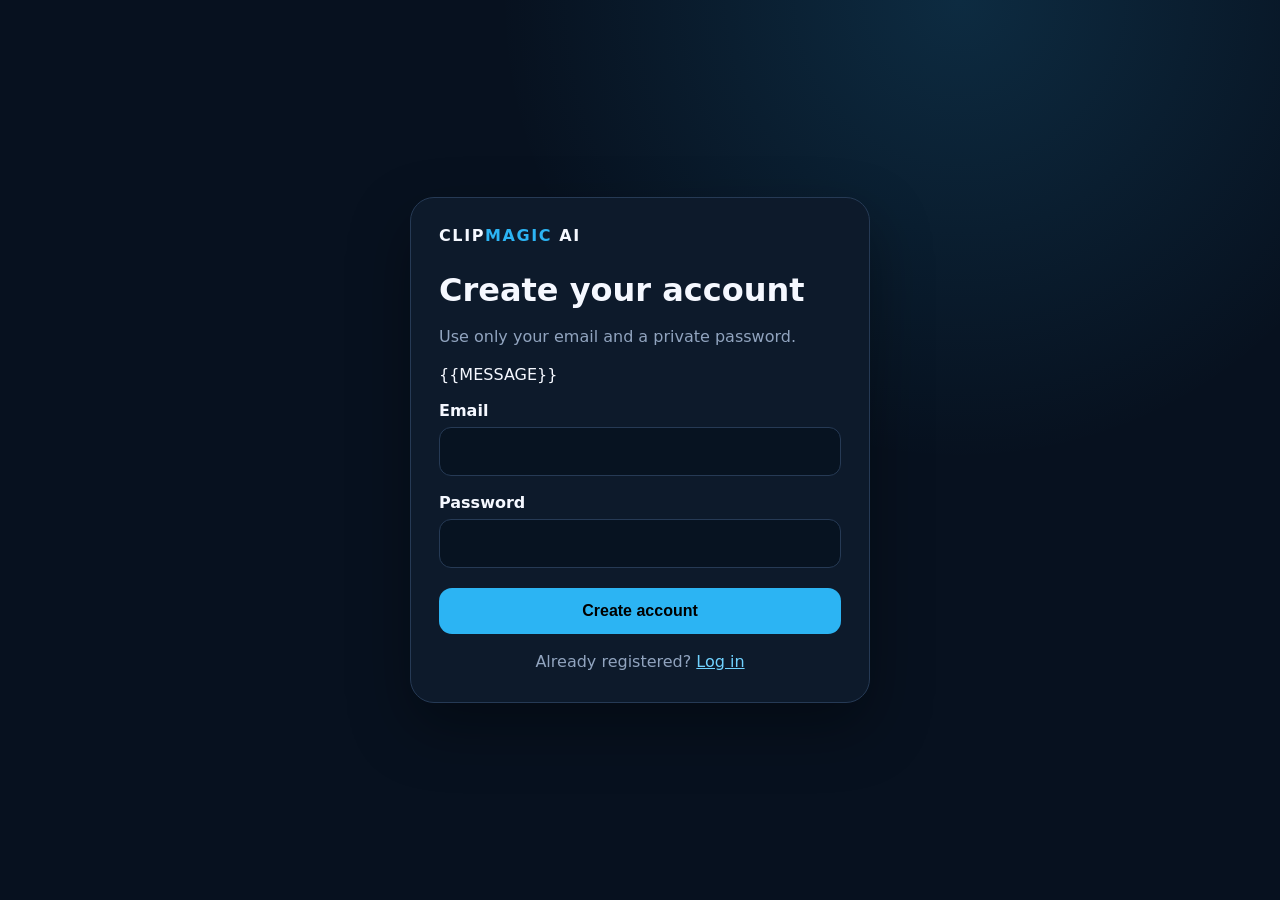
<file: customer-register.html>
<!doctype html><html lang="en"><head><meta charset="utf-8"><meta name="viewport" content="width=device-width,initial-scale=1"><title>Create ClipMagic account</title><style>
:root{--bg:#07111f;--panel:#0d1a2b;--line:#263a55;--text:#f5f8ff;--muted:#91a4bf;--cyan:#2cb4f3}*{box-sizing:border-box}body{margin:0;min-height:100vh;display:grid;place-items:center;background:radial-gradient(circle at 75% 0,rgba(44,180,243,.16),transparent 35%),var(--bg);font-family:Inter,system-ui,sans-serif;color:var(--text);padding:20px}.box{width:min(460px,100%);padding:28px;border:1px solid var(--line);border-radius:24px;background:var(--panel);box-shadow:0 25px 60px rgba(0,0,0,.35)}.brand{font-weight:900;letter-spacing:.1em}.brand span{color:var(--cyan)}h1{font-size:2rem;margin:26px 0 8px}p{color:var(--muted);line-height:1.5}label{display:block;font-weight:800;margin:17px 0 7px}input{width:100%;padding:14px;border:1px solid var(--line);border-radius:12px;background:#071321;color:white;font:inherit}button{width:100%;border:0;border-radius:13px;padding:14px;margin-top:20px;background:var(--cyan);font-weight:900;font-size:1rem}.message{padding:12px;border-radius:11px;background:#48202b;color:#ffdbe1;margin:16px 0}a{color:#70d2ff}.bottom{text-align:center;margin-bottom:0}
</style></head><body><main class="box"><div class="brand">CLIP<span>MAGIC</span> AI</div><h1>Create your account</h1><p>Use only your email and a private password.</p>{{MESSAGE}}<form method="post" action="/register"><label for="email">Email</label><input id="email" name="email" type="email" autocomplete="email" required><label for="password">Password</label><input id="password" name="password" type="password" autocomplete="new-password" minlength="6" required><button type="submit">Create account</button></form><p class="bottom">Already registered? <a href="/login">Log in</a></p></main></body></html>
</file>
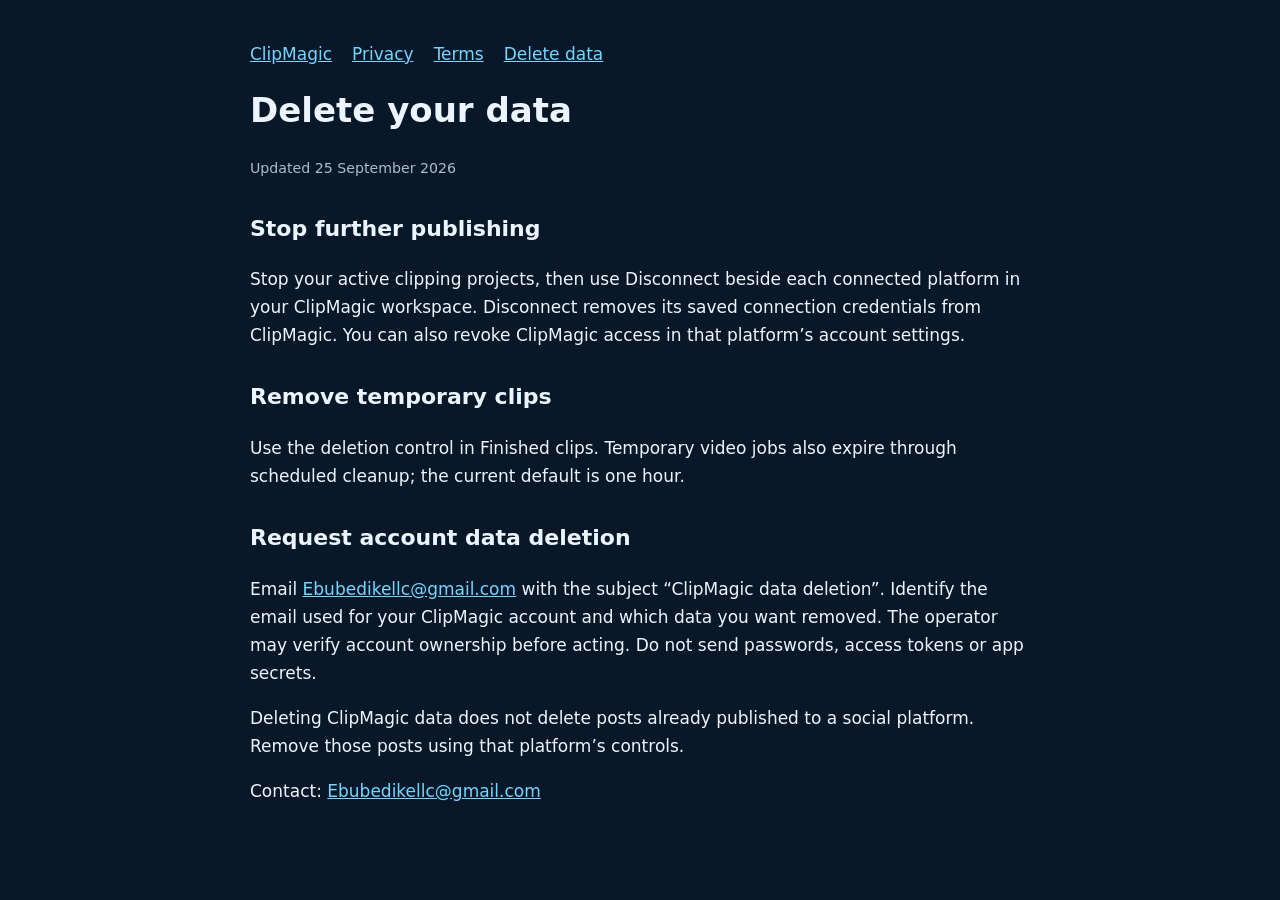
<file: data-deletion.html>
<!doctype html><html lang="en"><head><meta charset="utf-8"><meta name="viewport" content="width=device-width,initial-scale=1"><title>Delete your data | ClipMagic</title><style>body{margin:0;background:#091828;color:#ecf5ff;font:17px/1.65 system-ui,sans-serif}main{max-width:780px;margin:auto;padding:40px 24px}a{color:#74d5ff}h1{line-height:1.15}h2{font-size:22px;margin-top:30px}nav{display:flex;gap:20px;flex-wrap:wrap}small{color:#a9bdd0}</style></head><body><main><nav><a href="/">ClipMagic</a><a href="/privacy.html">Privacy</a><a href="/terms.html">Terms</a><a href="/data-deletion.html">Delete data</a></nav><h1>Delete your data</h1><small>Updated 25 September 2026</small><h2>Stop further publishing</h2><p>Stop your active clipping projects, then use Disconnect beside each connected platform in your ClipMagic workspace. Disconnect removes its saved connection credentials from ClipMagic. You can also revoke ClipMagic access in that platform’s account settings.</p><h2>Remove temporary clips</h2><p>Use the deletion control in Finished clips. Temporary video jobs also expire through scheduled cleanup; the current default is one hour.</p><h2>Request account data deletion</h2><p>Email <a href="mailto:Ebubedikellc@gmail.com?subject=ClipMagic%20data%20deletion">Ebubedikellc@gmail.com</a> with the subject “ClipMagic data deletion”. Identify the email used for your ClipMagic account and which data you want removed. The operator may verify account ownership before acting. Do not send passwords, access tokens or app secrets.</p><p>Deleting ClipMagic data does not delete posts already published to a social platform. Remove those posts using that platform’s controls.</p><p>Contact: <a href="mailto:Ebubedikellc@gmail.com">Ebubedikellc@gmail.com</a></p></main></body></html>
</file>
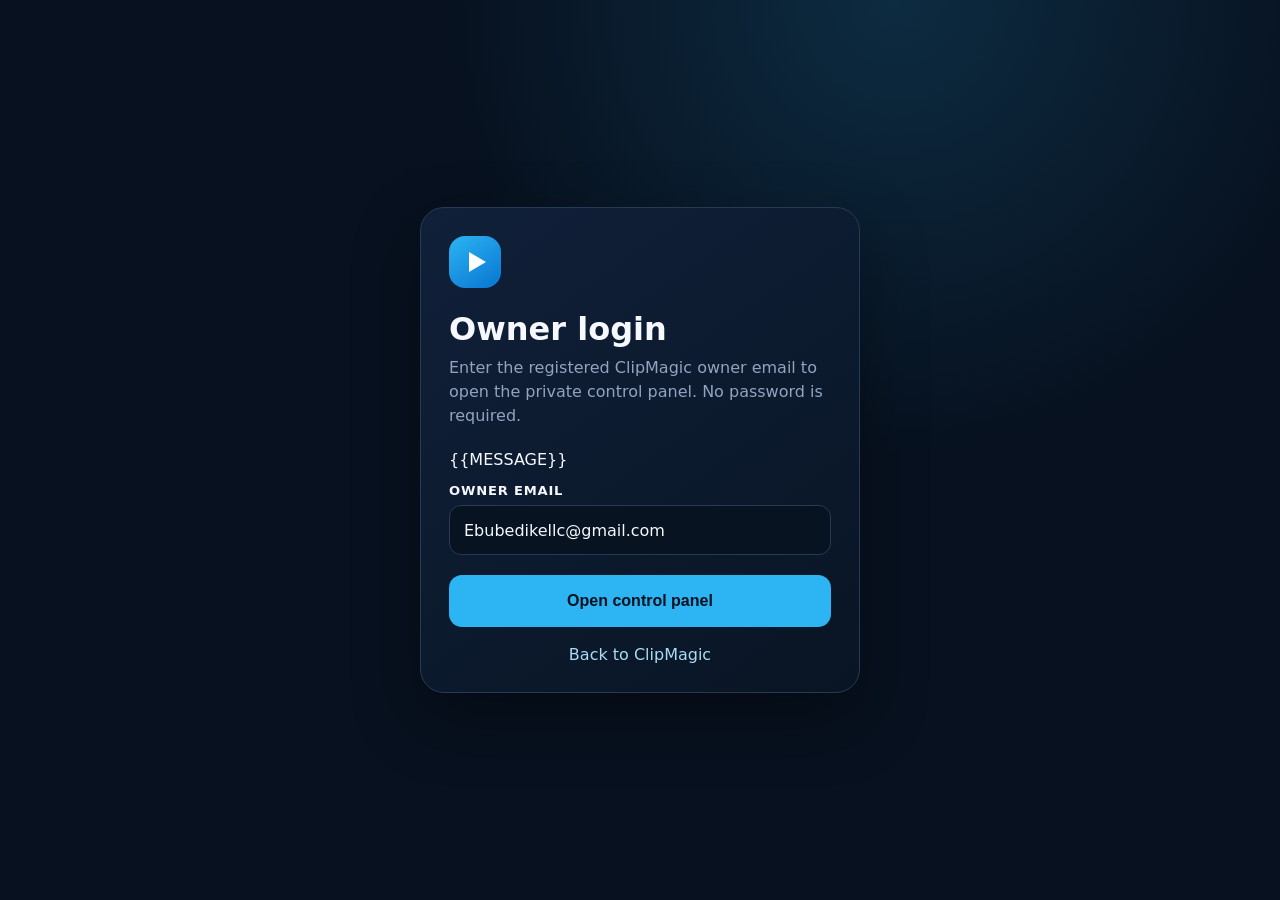
<file: owner-login.html>
<!doctype html>
<html lang="en">
<head>
  <meta charset="utf-8">
  <meta name="viewport" content="width=device-width,initial-scale=1">
  <meta name="theme-color" content="#07111f">
  <title>ClipMagic Owner Login</title>
  <style>
    :root{--bg:#07111f;--line:#263a56;--text:#f5f8ff;--muted:#91a4bf;--cyan:#2cb4f3}*{box-sizing:border-box}body{margin:0;min-height:100vh;display:grid;place-items:center;padding:20px;background:radial-gradient(circle at 70% 0,rgba(44,180,243,.16),transparent 36%),var(--bg);color:var(--text);font-family:Inter,system-ui,sans-serif}.card{width:min(440px,100%);background:linear-gradient(145deg,#102039,#091524);border:1px solid var(--line);border-radius:24px;padding:28px;box-shadow:0 25px 65px rgba(0,0,0,.35)}.mark{width:52px;height:52px;border-radius:16px;background:linear-gradient(145deg,var(--cyan),#0875d1);display:grid;place-items:center;margin-bottom:22px}.mark:before{content:"";border-left:17px solid white;border-top:10px solid transparent;border-bottom:10px solid transparent;margin-left:5px}h1{margin:0 0 8px;font-size:2rem}p{color:var(--muted);line-height:1.5;margin:0 0 22px}.error{color:#ffd9de;background:rgba(255,107,125,.12);border:1px solid rgba(255,107,125,.35);padding:11px 13px;border-radius:12px;margin-bottom:16px}label{display:block;font-weight:800;font-size:.82rem;margin:14px 0 7px;text-transform:uppercase;letter-spacing:.06em}input{width:100%;min-height:50px;border:1px solid var(--line);border-radius:12px;background:#071321;color:var(--text);padding:12px 14px;font:inherit}button{width:100%;min-height:52px;margin-top:20px;border:0;border-radius:13px;background:var(--cyan);color:#06121f;font-weight:900;font-size:1rem;cursor:pointer}.back{display:block;text-align:center;color:#a9dbf5;margin-top:18px;text-decoration:none}
  </style>
</head>
<body><main class="card"><div class="mark"></div><h1>Owner login</h1><p>Enter the registered ClipMagic owner email to open the private control panel. No password is required.</p>{{MESSAGE}}<form method="post" action="/owner-login"><label for="email">Owner email</label><input id="email" name="email" type="email" autocomplete="email" value="Ebubedikellc@gmail.com" required><button type="submit">Open control panel</button></form><a class="back" href="/">Back to ClipMagic</a></main></body>
</html>
</file>
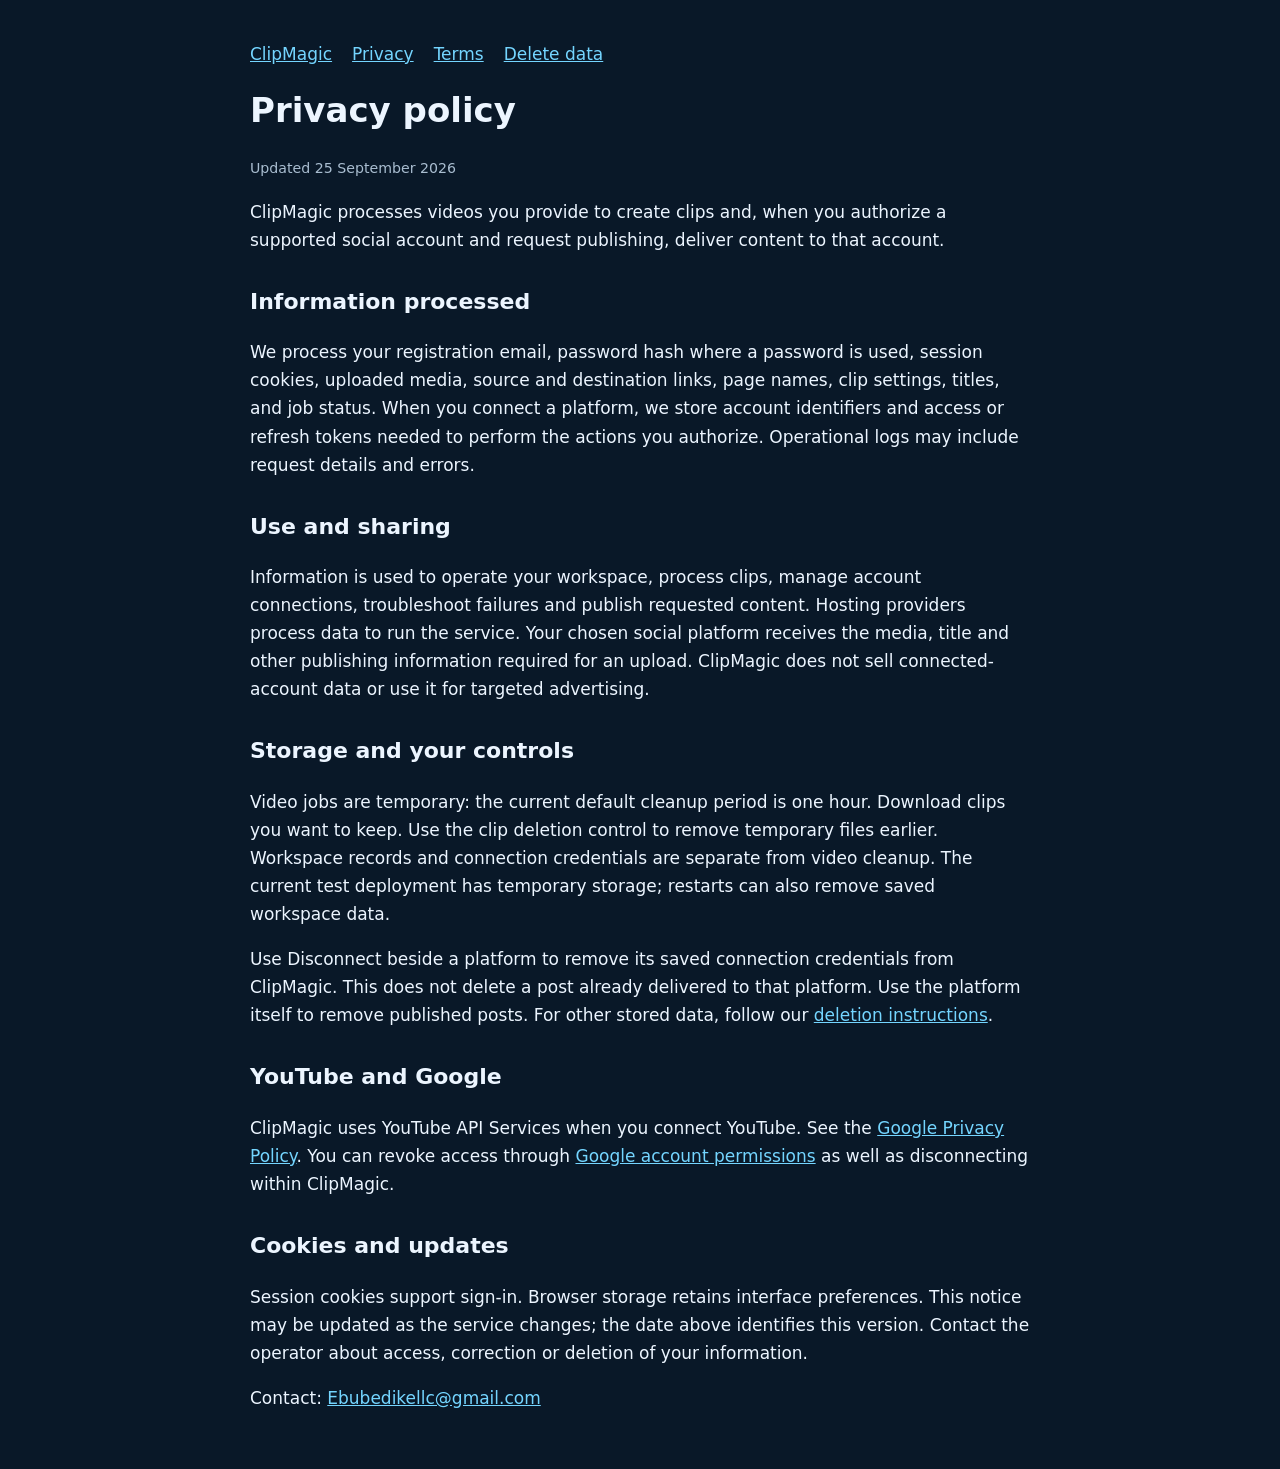
<file: privacy.html>
<!doctype html><html lang="en"><head><meta charset="utf-8"><meta name="viewport" content="width=device-width,initial-scale=1"><title>Privacy policy | ClipMagic</title><style>body{margin:0;background:#091828;color:#ecf5ff;font:17px/1.65 system-ui,sans-serif}main{max-width:780px;margin:auto;padding:40px 24px}a{color:#74d5ff}h1{line-height:1.15}h2{font-size:22px;margin-top:30px}nav{display:flex;gap:20px;flex-wrap:wrap}small{color:#a9bdd0}</style></head><body><main><nav><a href="/">ClipMagic</a><a href="/privacy.html">Privacy</a><a href="/terms.html">Terms</a><a href="/data-deletion.html">Delete data</a></nav><h1>Privacy policy</h1><small>Updated 25 September 2026</small><p>ClipMagic processes videos you provide to create clips and, when you authorize a supported social account and request publishing, deliver content to that account.</p><h2>Information processed</h2><p>We process your registration email, password hash where a password is used, session cookies, uploaded media, source and destination links, page names, clip settings, titles, and job status. When you connect a platform, we store account identifiers and access or refresh tokens needed to perform the actions you authorize. Operational logs may include request details and errors.</p><h2>Use and sharing</h2><p>Information is used to operate your workspace, process clips, manage account connections, troubleshoot failures and publish requested content. Hosting providers process data to run the service. Your chosen social platform receives the media, title and other publishing information required for an upload. ClipMagic does not sell connected-account data or use it for targeted advertising.</p><h2>Storage and your controls</h2><p>Video jobs are temporary: the current default cleanup period is one hour. Download clips you want to keep. Use the clip deletion control to remove temporary files earlier. Workspace records and connection credentials are separate from video cleanup. The current test deployment has temporary storage; restarts can also remove saved workspace data.</p><p>Use Disconnect beside a platform to remove its saved connection credentials from ClipMagic. This does not delete a post already delivered to that platform. Use the platform itself to remove published posts. For other stored data, follow our <a href="/data-deletion.html">deletion instructions</a>.</p><h2>YouTube and Google</h2><p>ClipMagic uses YouTube API Services when you connect YouTube. See the <a href="https://policies.google.com/privacy">Google Privacy Policy</a>. You can revoke access through <a href="https://security.google.com/settings/security/permissions">Google account permissions</a> as well as disconnecting within ClipMagic.</p><h2>Cookies and updates</h2><p>Session cookies support sign-in. Browser storage retains interface preferences. This notice may be updated as the service changes; the date above identifies this version. Contact the operator about access, correction or deletion of your information.</p><p>Contact: <a href="mailto:Ebubedikellc@gmail.com">Ebubedikellc@gmail.com</a></p></main></body></html>
</file>
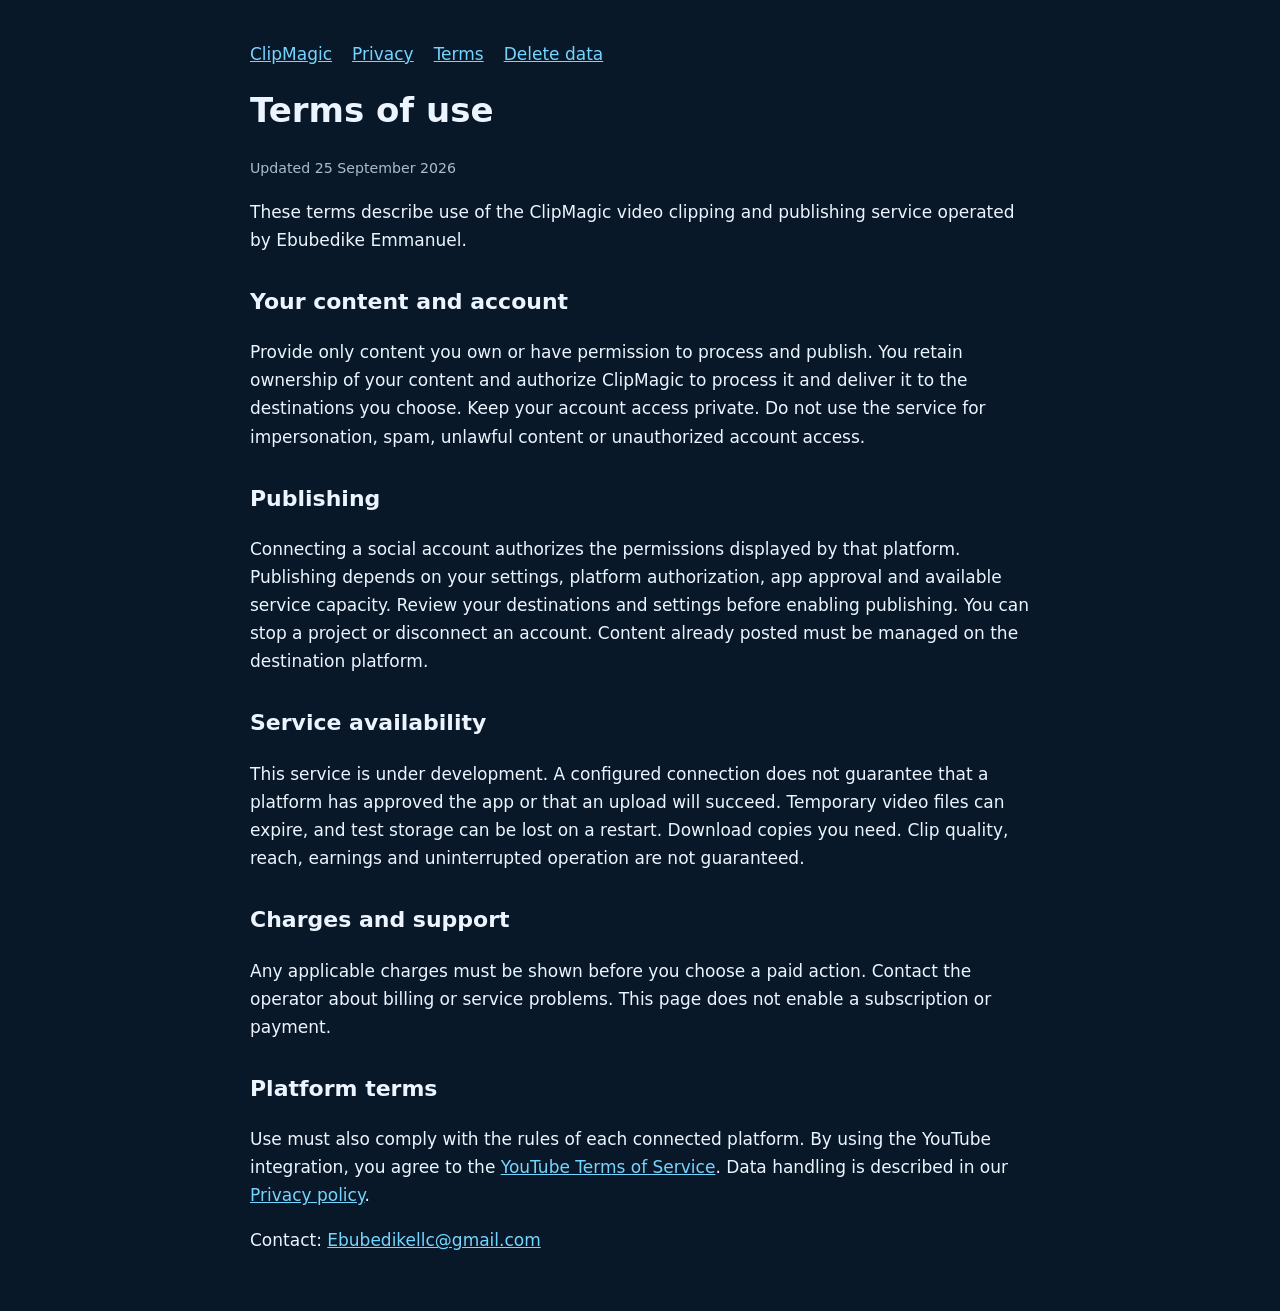
<file: terms.html>
<!doctype html><html lang="en"><head><meta charset="utf-8"><meta name="viewport" content="width=device-width,initial-scale=1"><title>Terms of use | ClipMagic</title><style>body{margin:0;background:#091828;color:#ecf5ff;font:17px/1.65 system-ui,sans-serif}main{max-width:780px;margin:auto;padding:40px 24px}a{color:#74d5ff}h1{line-height:1.15}h2{font-size:22px;margin-top:30px}nav{display:flex;gap:20px;flex-wrap:wrap}small{color:#a9bdd0}</style></head><body><main><nav><a href="/">ClipMagic</a><a href="/privacy.html">Privacy</a><a href="/terms.html">Terms</a><a href="/data-deletion.html">Delete data</a></nav><h1>Terms of use</h1><small>Updated 25 September 2026</small><p>These terms describe use of the ClipMagic video clipping and publishing service operated by Ebubedike Emmanuel.</p><h2>Your content and account</h2><p>Provide only content you own or have permission to process and publish. You retain ownership of your content and authorize ClipMagic to process it and deliver it to the destinations you choose. Keep your account access private. Do not use the service for impersonation, spam, unlawful content or unauthorized account access.</p><h2>Publishing</h2><p>Connecting a social account authorizes the permissions displayed by that platform. Publishing depends on your settings, platform authorization, app approval and available service capacity. Review your destinations and settings before enabling publishing. You can stop a project or disconnect an account. Content already posted must be managed on the destination platform.</p><h2>Service availability</h2><p>This service is under development. A configured connection does not guarantee that a platform has approved the app or that an upload will succeed. Temporary video files can expire, and test storage can be lost on a restart. Download copies you need. Clip quality, reach, earnings and uninterrupted operation are not guaranteed.</p><h2>Charges and support</h2><p>Any applicable charges must be shown before you choose a paid action. Contact the operator about billing or service problems. This page does not enable a subscription or payment.</p><h2>Platform terms</h2><p>Use must also comply with the rules of each connected platform. By using the YouTube integration, you agree to the <a href="https://www.youtube.com/t/terms">YouTube Terms of Service</a>. Data handling is described in our <a href="/privacy.html">Privacy policy</a>.</p><p>Contact: <a href="mailto:Ebubedikellc@gmail.com">Ebubedikellc@gmail.com</a></p></main></body></html>
</file>
